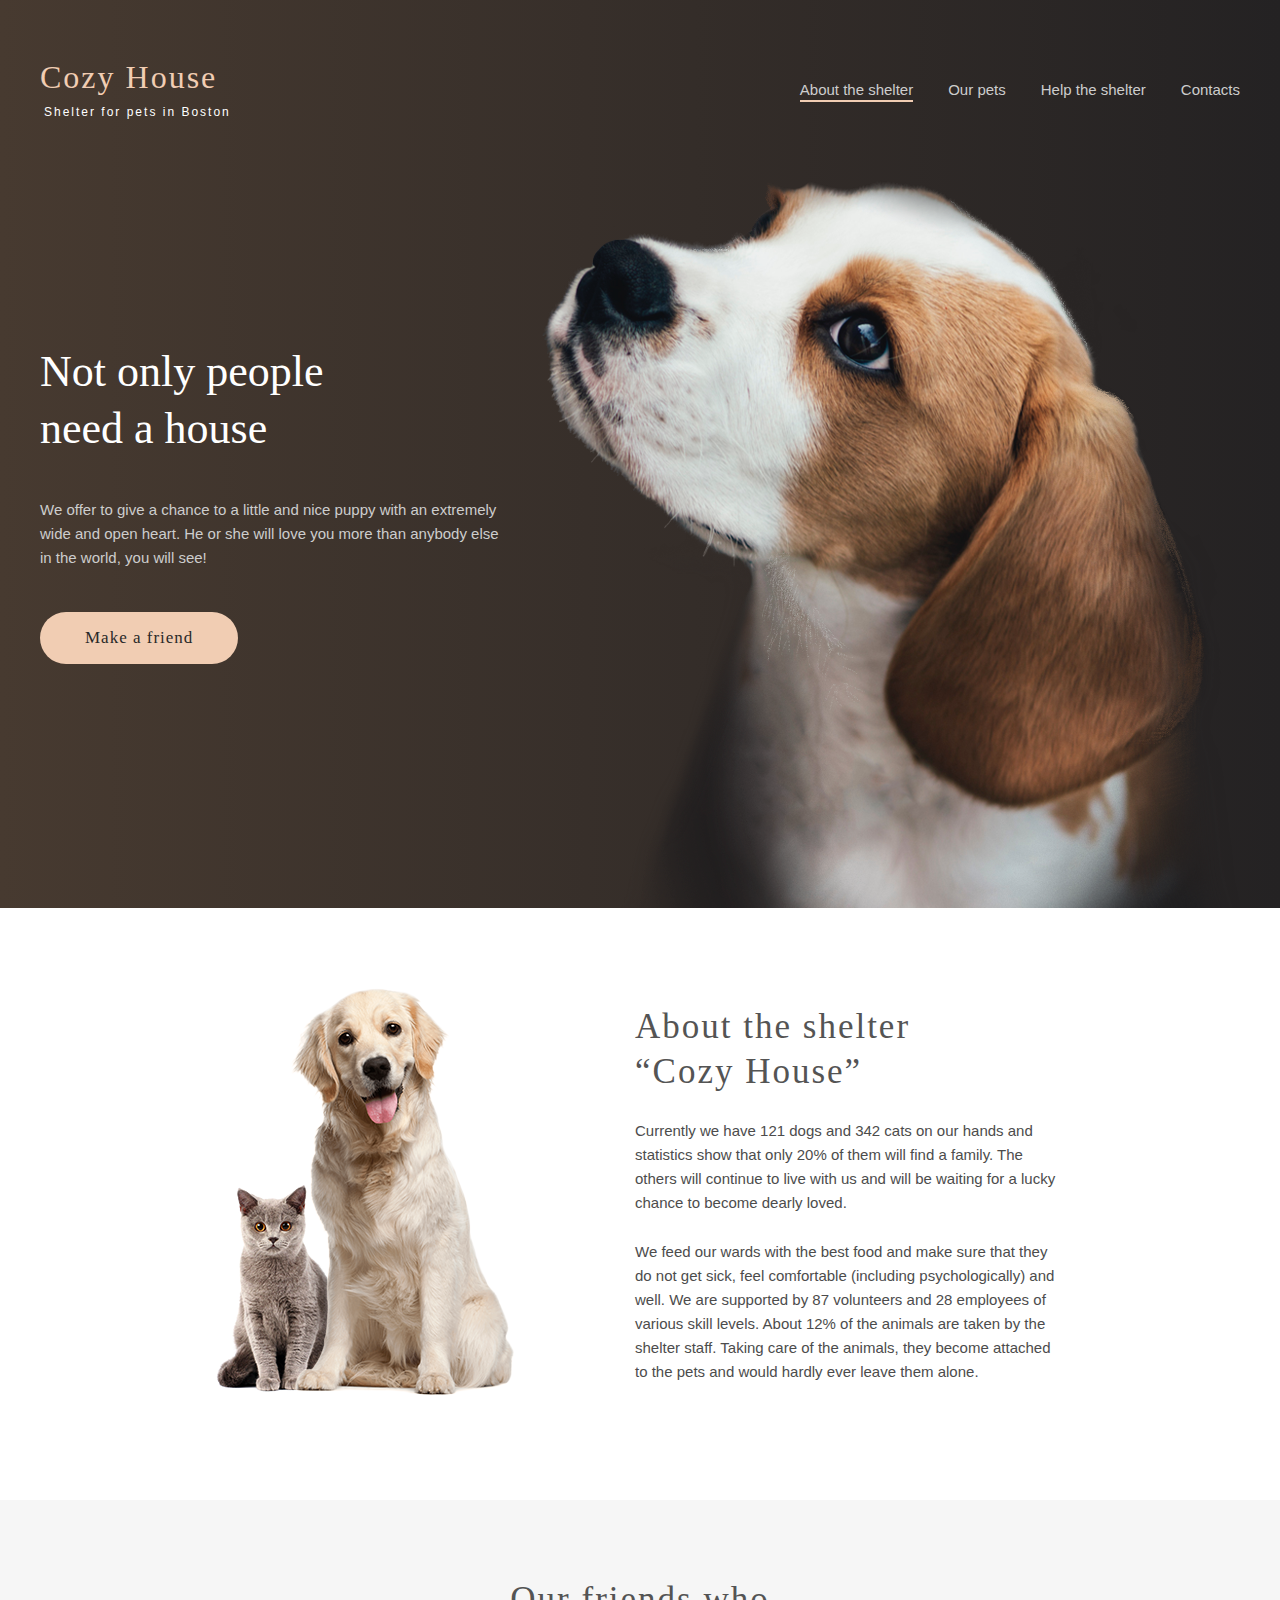
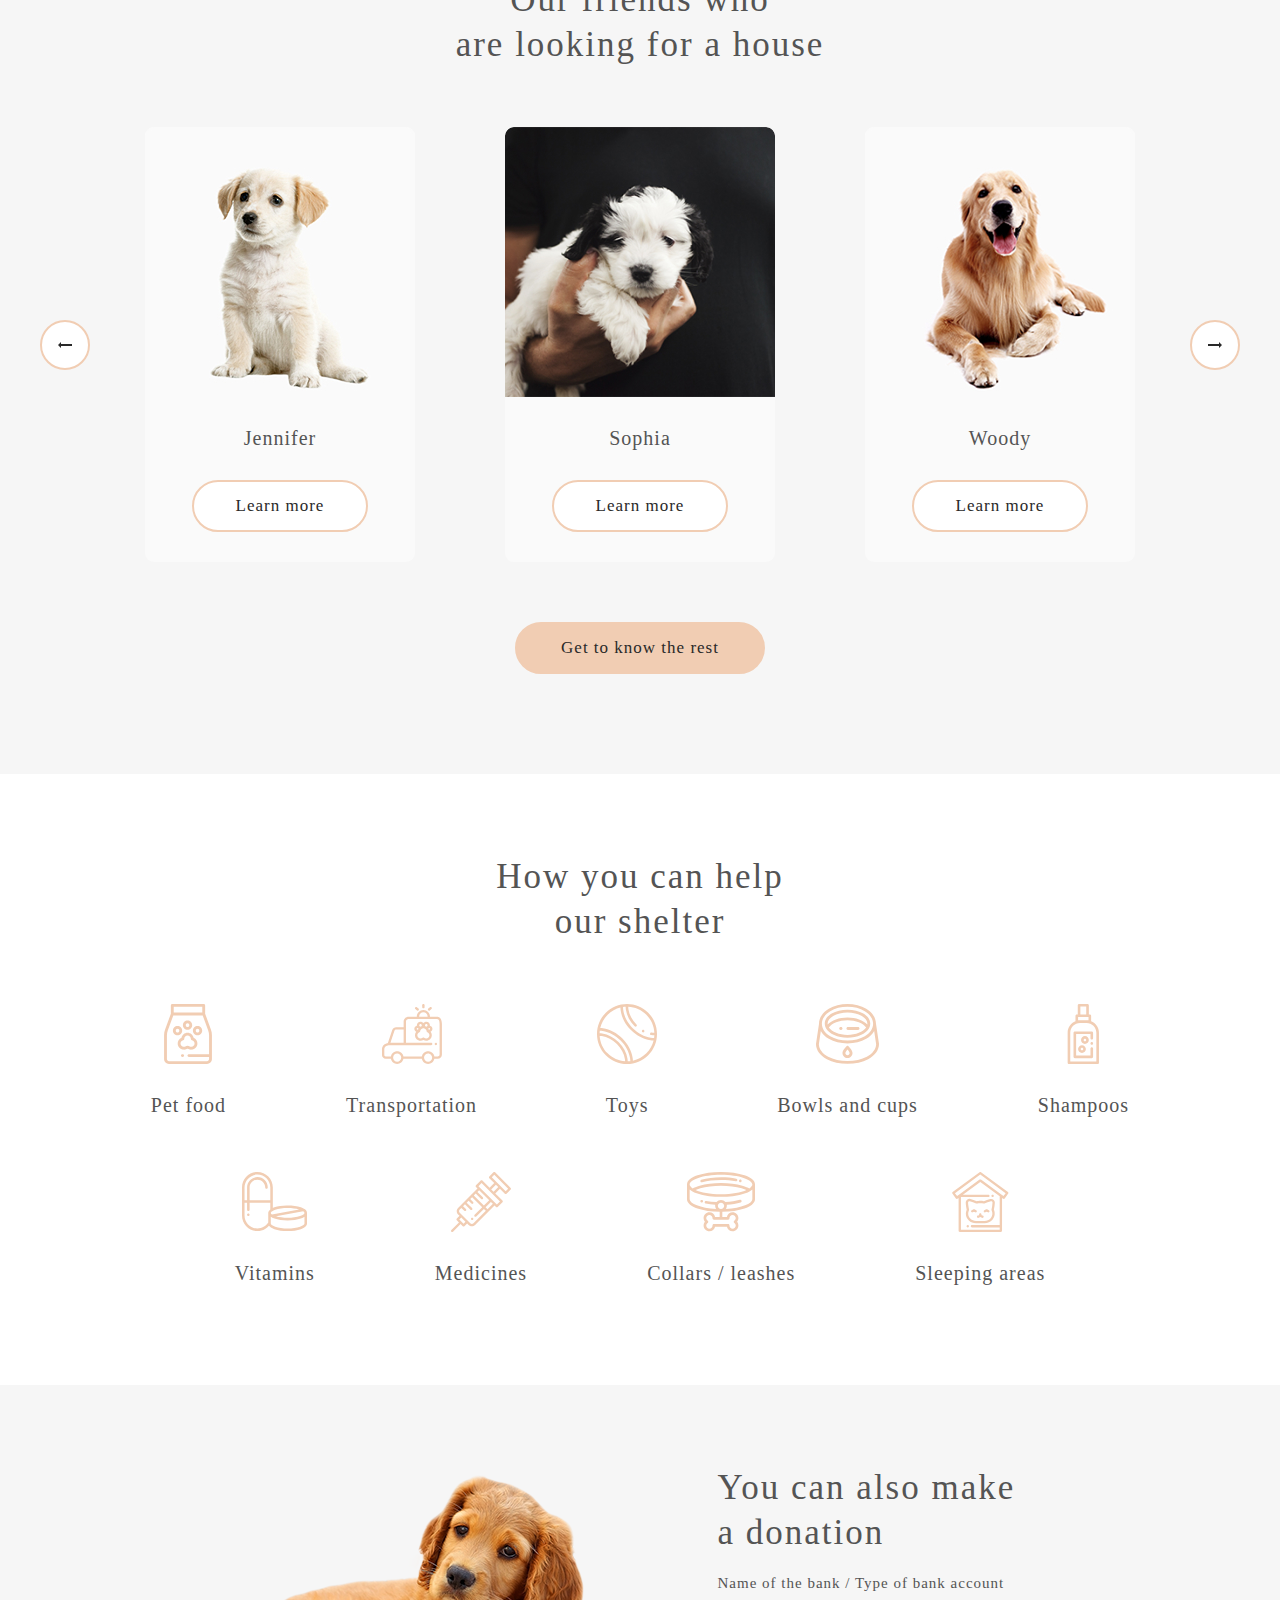
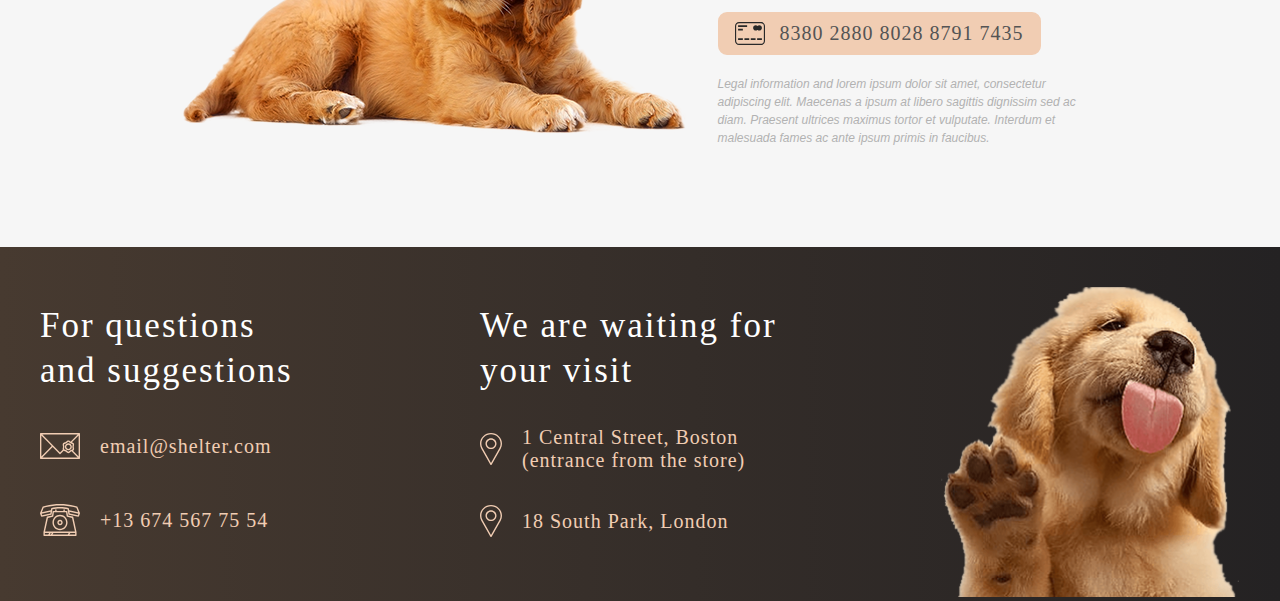
<file: index.html>
<!DOCTYPE html>
<html lang="en">
<head>
    <meta charset="UTF-8">
    <meta http-equiv="X-UA-Compatible" content="IE=edge">
    <meta name="viewport" content="width=device-width, initial-scale=1.0">
    <title>Shelter</title>
    <link rel="shortcut icon" href="./files/favicon.ico" type="image/x-icon">
    
    <link rel="stylesheet" href="./style.css">
</head>
<body>
    <header>
        <div class="container header-container">
            <a class="header-logo-link" href="#">
                <div class="header-logo">
                    <h1 class="header-title">Cozy House</h1>
                    <div class="header-subtitle">Shelter for pets in Boston</div>
                </div>
            </a>
            <div class="header-nav">
                <nav class="nav-lists">
                    <ul class="nav-list">
                        <li class="nav-item nav-item-active"><a href="#" class="nav-link">About the shelter</a></li>
                        <li class="nav-item"><a href="./pets" class="nav-link">Our pets</a></li>
                        <li class="nav-item"><a href="#help" class="nav-link">Help the shelter</a></li>
                        <li class="nav-item"><a href="#footer" class="nav-link">Contacts</a></li>
                    </ul>
                </nav>
                <a class="header-nav-logo-link" href="#">
                    <div class="header-logo">
                        <h1 class="header-title">Cozy House</h1>
                        <div class="header-subtitle">Shelter for pets in Boston</div>
                    </div>
                </a>
                <div class="header-nav-background"></div>
            </div>
            <div class="burger">
                <span></span><span></span><span></span>
            </div>
        </div>
    </header>
    <main>
        <section class="section hero">
            <div class="container">
                <div class="hero-content">
                    <div class="hero-description">
                        <h2 class="hero-title">Not only people need&nbsp;a&nbsp;house</h2>
                        <p class="hero-text">We offer to give a chance to a little and nice puppy with an extremely wide and open heart. He or she will love you more than anybody else in the world, you will see!</p>
                        <a href="./pets" class="hero-button">Make a friend</a>
                    </div>
                    <div class="hero-image">
                        <img src="./files/png/puppy.png" alt="puppy">
                    </div>
                </div>
            </div>
        </section>
        <section class="section about">
            <div class="container">
                <div class="about-content">
                    <div class="about-image">
                        <img src="./files/png/about-pets.png" alt="about-pets">
                    </div>
                    <div class="about-description">
                        <h3 class="about-title">About the shelter “Cozy&nbsp;House”</h3>
                        <p class="about-text">Currently we have 121 dogs and 342 cats on our hands and statistics show that only 20% of them will find a family. The others will continue to live with us and will be waiting for a lucky chance to become dearly loved.</p>
                        <p class="about-text">We feed our wards with the best food and make sure that they do not get sick, feel comfortable (including psychologically) and well. We are supported by 87 volunteers and 28 employees of various skill levels. About 12% of the animals are taken by the shelter staff. Taking care of the animals, they become attached to the pets and would hardly ever leave them alone.</p>
                    </div>
                </div>
            </div>
        </section>
        <section class="section pets" id="pets">
            <div class="container">
                <div class="pets-content">
                    <div class="pets-description">
                        <h3 class="pets-title">Our friends who are&nbsp;looking for a house</h3>
                    </div>
                    
                    <div class="pets-sliders">
                        <button class="slider-back btn-slider">
                            <img src="./files/svg/Arrow-l.svg" alt="Arrow-l">
                        </button>
                        <button class="slider-forward btn-slider">
                            <img src="./files/svg/Arrow-r.svg" alt="Arrow-r">
                        </button>
                        <div class="sliders-container">
                            <!-- <div class="slider-item">
                                <div class="slider-image">
                                    <img src="./files/jpg/pets-katrine.jpg" alt="katrine" class="pets-image">
                                </div>
                                <div class="slider-text">Katrine</div>
                                <button class="slider-more">Learn more</button>
                            </div>
                            <div class="slider-item">
                                <div class="slider-image">
                                    <img src="./files/jpg/pets-jennifer.jpg" alt="katrine" class="pets-jennifer">
                                </div>
                                <div class="slider-text">Jennifer</div>
                                <button class="slider-more">Learn more</button>
                            </div>
                            <div class="slider-item">
                                <div class="slider-image">
                                    <img src="./files/jpg/pets-woody.jpg" alt="katrine" class="pets-woody">
                                </div>
                                <div class="slider-text">Woody</div>
                                <button class="slider-more">Learn more</button>
                            </div> -->
                        </div>
                    </div>
                    <a href="./pets" class="pets-link">Get to know the rest</a>
                </div>
            </div>
        </section>

        <section class="section help" id="help">
            <div class="container">
                <div class="help-content">
                    <div class="help-description">
                        <h3 class="help-title">How you can help our&nbsp;shelter</h3>
                    </div>
                    <div class="help-list">
                        <div class="list-item">
                            <div class="item-icon">
                                <img src="./files/svg/Pet-food.svg" alt="Pet-food">
                            </div>
                            <div class="item-text">
                                <h4 class="item-title">Pet food</h4>
                            </div>
                        </div>
                        <div class="list-item">
                            <div class="item-icon">
                                <img src="./files/svg/Transportation.svg" alt="Pet-food">
                            </div>
                            <div class="item-text">
                                <h4 class="item-title">Transportation</h4>
                            </div>
                        </div>
                        <div class="list-item">
                            <div class="item-icon">
                                <img src="./files/svg/toys.svg" alt="Pet-food">
                            </div>
                            <div class="item-text">
                                <h4 class="item-title">Toys</h4>
                            </div>
                        </div>
                        <div class="list-item">
                            <div class="item-icon">
                                <img src="./files/svg/bowls-and-cups.svg" alt="Pet-food">
                            </div>
                            <div class="item-text">
                                <h4 class="item-title">Bowls and cups</h4>
                            </div>
                        </div>
                        <div class="list-item">
                            <div class="item-icon">
                                <img src="./files/svg/shampoos.svg" alt="Pet-food">
                            </div>
                            <div class="item-text">
                                <h4 class="item-title">Shampoos</h4>
                            </div>
                        </div>
                        <div class="list-item">
                            <div class="item-icon">
                                <img src="./files/svg/vitamins.svg" alt="Pet-food">
                            </div>
                            <div class="item-text">
                                <h4 class="item-title">Vitamins</h4>
                            </div>
                        </div>
                        <div class="list-item">
                            <div class="item-icon">
                                <img src="./files/svg/medicines.svg" alt="Pet-food">
                            </div>
                            <div class="item-text">
                                <h4 class="item-title">Medicines</h4>
                            </div>
                        </div>
                        <div class="list-item">
                            <div class="item-icon">
                                <img src="./files/svg/collars-or-leashes.svg" alt="Pet-food">
                            </div>
                            <div class="item-text">
                                <h4 class="item-title">Collars / leashes</h4>
                            </div>
                        </div>
                        <div class="list-item">
                            <div class="item-icon">
                                <img src="./files/svg/sleeping-area.svg" alt="Pet-food">
                            </div>
                            <div class="item-text">
                                <h4 class="item-title">Sleeping areas</h4>
                            </div>
                        </div>
                    </div>
                </div>
            </div>
        </section>

        <section class="section donation">
            <div class="container">
                <div class="donation-content">
                    <div class="donation-image">
                        <img src="./files/png/donation-dog.png" alt="donation-dog">
                    </div>
                    <div class="donation-description">
                        <h3 class="donation-title">You can also make a donation</h3>
                        <p class="donation-subheading">Name of the bank / Type of bank account</p>
                        <a href="#" class="donation-card">
                            <div class="credit-card">
                                <div class="card-image">
                                    <img src="./files/svg/credit-card.svg" alt="credit-card">
                                </div>
                                <p class="card-text">8380 2880 8028 8791 7435</p>
                            </div>
                        </a>
                        <p class="donation-text">Legal information and lorem ipsum dolor sit amet, consectetur adipiscing elit. Maecenas a ipsum at libero sagittis dignissim sed ac diam. Praesent ultrices maximus tortor et vulputate. Interdum et malesuada fames ac ante ipsum primis in faucibus.</p>
                    </div>
                </div>
            </div>
        </section>
    </main>
    <footer class="footer" id="footer">
        <div class="container">
            <div class="footer-content">
                <div class="footer-contacts">
                    <h3 class="footer-title">For questions and suggestions</h3>
                    <div class="footer-links">
                        <div class="link-mail">
                            <a class="link" href="mailto:email@shelter.com">
                                <img class="link-image" src="./files/svg/mail.svg" alt="mail">
                                <span class="link-text">email@shelter.com</span>
                            </a>
                        </div>
                        <div class="link-phone">
                            <a class="link" href="tel:+13 674 567 75 54">
                                <img class="link-image" src="./files/svg/phone.svg" alt="phone">
                                <span class="link-text">+13 674 567 75 54</span>
                            </a>
                        </div>
                    </div>
                </div>
                <div class="footer-locations">
                    <h3 class="footer-title">We are waiting for your visit</h3>
                    <div class="footer-links">
                        <div class="link-geo">
                            <a class="link" href="https://www.google.ru/maps/place/%D0%91%D0%BE%D1%81%D1%82%D0%BE%D0%BD,+%D0%9D%D1%8C%D1%8E-%D0%99%D0%BE%D1%80%D0%BA+14025,+%D0%A1%D0%A8%D0%90/@42.6109979,-78.7546254,12.5z/data=!4m5!3m4!1s0x89d301f00af7f235:0x9dea3e329e9999cf!8m2!3d42.6289049!4d-78.7376522?hl=ru" target="_blank" rel="noopener noreferrer">
                                <img class="link-image" src="./files/svg/pin.svg" alt="pin">
                                <span class="link-text">1 Central Street, Boston (entrance from the store)</span>
                            </a>
                        </div>
                        <div class="link-geo">
                            <a class="link" href="https://www.google.ru/maps/place/%D0%9B%D0%BE%D0%BD%D0%B4%D0%BE%D0%BD,+%D0%92%D0%B5%D0%BB%D0%B8%D0%BA%D0%BE%D0%B1%D1%80%D0%B8%D1%82%D0%B0%D0%BD%D0%B8%D1%8F/@51.5287718,-0.2416806,11z/data=!3m1!4b1!4m5!3m4!1s0x47d8a00baf21de75:0x52963a5addd52a99!8m2!3d51.5072178!4d-0.1275862?hl=ru" target="_blank" rel="noopener noreferrer">
                                <img class="link-image" src="./files/svg/pin.svg" alt="pin">
                                <span class="link-text">18 South Park, London</span>
                            </a>
                        </div>
                    </div>
                </div>
                <div class="footer-image">
                    <img src="./files/png/footer-puppy.png" alt="footer-puppy">
                </div>
            </div>
        </div>
    </footer>

    <!-- <div class="modal">
        <div class="modal-container">
            <div class="modal-image">
                <img width="500" height="500" src="./files/jpg/pets-jennifer.jpg" alt="katrine" class="pets-jennifer">
            </div>
            <div class="modal-content">
                <h3 class="modal-name">Jennifer</h3>
                <h4 class="modal-breed">Dog - Labrador</h4>
                <p class="modal-description">Jennifer is a sweet 2 months old Labrador that is patiently waiting to find a new forever home. This girl really enjoys being able to go outside to run and play, but won't hesitate to play up a storm in the house if she has all of her favorite toys.</p>
                <ul class="characteristics-list">
                    <li class="characteristics-item"><p>Age:</p> 2 months</li>
                    <li class="characteristics-item"><p>Inoculations:</p> none</li>
                    <li class="characteristics-item"><p>Diseases:</p> none</li>
                    <li class="characteristics-item"><p>Parasites:</p> none</li>
                </ul>
            </div>
            <div class="modal-btn-close">
                <button class="modal-close">
                    <svg width="12" height="12" viewBox="0 0 12 12" fill="none" xmlns="http://www.w3.org/2000/svg">
                        <path fill-rule="evenodd" clip-rule="evenodd" d="M7.42618 6.00003L11.7046 1.72158C12.0985 1.32775 12.0985 0.689213 11.7046 0.295433C11.3108 -0.0984027 10.6723 -0.0984027 10.2785 0.295433L5.99998 4.57394L1.72148 0.295377C1.32765 -0.098459 0.68917 -0.098459 0.295334 0.295377C-0.0984448 0.689213 -0.0984448 1.32775 0.295334 1.72153L4.57383 5.99997L0.295334 10.2785C-0.0984448 10.6723 -0.0984448 11.3108 0.295334 11.7046C0.68917 12.0985 1.32765 12.0985 1.72148 11.7046L5.99998 7.42612L10.2785 11.7046C10.6723 12.0985 11.3108 12.0985 11.7046 11.7046C12.0985 11.3108 12.0985 10.6723 11.7046 10.2785L7.42618 6.00003Z" fill="#292929"/>
                    </svg>
                </button>
            </div>
        </div>
    </div> -->

    <script src="./script.js"></script>
</body>
</html>
</file>
<file: style.css>
@keyframes appearanceOpacity {
    0% {
        opacity: 0;
    }

    100% {
        opacity: 1;
    }
}
@keyframes transferleft {
    0% {
        transform: translateX(0px);
    }

    100% {
        transform: translateX(-1000px);
    }
}
@keyframes transferRight {
    0% {
        transform: translateX(0px);
    }

    100% {
        transform: translateX(1000px);
    }
}
@keyframes appearanceleft {
    0% {
        transform: translateX(-1000px);
    }
    100% {
        transform: translateX(0px);
    }
}
@keyframes appearanceRight {
    0% {
        transform: translateX(1000px);
    }
    100% {
        transform: translateX(0px);
    }
}

* {
    margin: 0;
    padding: 0;
    box-sizing: border-box;
}
a {
    text-decoration: none;
}
html {
    scroll-behavior: smooth;
}

header {
    position: absolute;
    width: 100%;
}
.header-container {
    margin-top: 60px;
    padding: 60px 40px 0;
    display: flex;
    align-items: center;
    justify-content: space-between;
}
.header-logo {
}
.header-title {
    font-family: Georgia, 'Times New Roman', Times, serif;
    font-weight: 400;
    font-size: 32px;
    line-height: 35px;
    color: #F1CDB3;
    letter-spacing: 2px;
}
.header-subtitle {
    margin-top: 10px;
    margin-left: 4px;
    font-family: Arial, Helvetica, sans-serif;
    font-weight: 400;
    font-size: 12px;
    line-height: 15px;
    color: #FFFFFF;
    letter-spacing: 2px;
}
.header-nav {
}
.nav-list {
    display: flex;
    gap: 35px;
    list-style: none;
}
.nav-item {
    position: relative;
}
.nav-link {
    line-height: 24px;
    font-family: Arial, Helvetica, sans-serif;
    font-weight: 400;
    font-size: 15px;
    color: #CDCDCD;
    text-decoration: none;
    transition: .3s;
}
.nav-item:hover > .nav-link {
    color: #FAFAFA;
}
.nav-item-active:after {
    content: '';
    position: absolute;
    left: 0;
    bottom: 0;
    width: 100%;
    height: 2px;
    background-color: #F1CDB3;
}
.header-nav-logo-link {
    display: none;
}
.burger {
    display: none;
}
.header-nav-background {
    display: none;
}

.section {
    width: 100%;
}
.container {
    max-width: 1280px;
    margin: 0 auto;
    height: 100%;
}
.hero {
    /* height: 100vh; */
    background: linear-gradient(270deg, #242223, #473A30);
}

.hero-content {
    padding: 180px 40px 0 40px;
    height: 100%;
    display: flex;
    justify-content: flex-start;
    /* align-items: center; */
}
.hero-description {
    margin-top: 163px;
    width: 460px;
}
.hero-title {
    font-size: 44px;
    line-height: 57.2px;
    color: #FFFFFF;
    font-weight: 400;
    font-family: Georgia;
}
.hero-text {
    margin-top: 41px;
    color: #CDCDCD;
    line-height: 24px;
    font-family: Arial, Helvetica, sans-serif;
    font-weight: 400;
    font-size: 15px;

}
.hero-button {
    display: inline-block;
    color: #292929;
    text-decoration: none;
    cursor: pointer;
    margin-top: 42px;
    padding: 15px 45px;
    font-size: 17px;
    font-family: Georgia, 'Times New Roman', Times, serif;
    font-weight: 400;
    line-height: 22px;
    border-radius: 100px;
    border: 0;
    background-color: #F1CDB3;
    transition: .3s;
    letter-spacing: 1px;
}
.hero-button:hover {
    background-color: #FDDCC4;
}
.hero-image {
    display: flex;
    margin-top: auto;
    margin-left: auto;
}

.about {

}
.about-content {
    padding: 80px 40px 100px;
    display: flex;
    /* justify-content: space-around; */
    justify-content: center;
}
.about-image {
    margin-right: 120px;
}
.about-description {
    width: 430px;
    margin-top: 16px;
}
.about-title{
    font-family: Georgia, 'Times New Roman', Times, serif;
    font-weight: 400;
    font-size: 35px;
    color: #545454;
    line-height: 45px;
    letter-spacing: 2px;
}
.about-text{
    margin-top: 25px;
    font-family: Arial, Helvetica, sans-serif;
    font-weight: 400;
    font-size: 15px;
    color: #4C4C4C;
    line-height: 24px;
}

.pets {
    background-color: #F6F6F6;
}
.pets-content {
    padding: 77px 40px 100px;
    display: flex;
    flex-direction: column;
    align-items: center;
    min-width: 0;
}
.pets-description{

}
.pets-title {
    font-family: Georgia, 'Times New Roman', Times, serif;
    font-weight: 400;
    font-size: 35px;
    width: 400px;
    text-align: center;
    line-height: 45px;
    letter-spacing: 2px;
    color: #545454;
}
.pets-sliders {
    /* margin-top: 60px;
    margin-bottom: 60px; */
    margin: 60px 105px;
    position: relative;
    display: flex;
    align-items: center;
}
.sliders-container{
    display: flex;
    gap: 90px;
    overflow: hidden;
}
.slider-back, .slider-forward {
    display: flex;
    align-items: center;
    justify-content: center;
    transition: .3s;
}
.slider-back {
    position: absolute;
    width: 50px;
    height: 50px;
    border-radius: 50%;
    left: -105px;
    background: #FFFFFF;
    border: 2px solid #F1CDB3;
    cursor: pointer;
}
.slider-forward {
    position: absolute;
    width: 50px;
    height: 50px;
    border-radius: 50%;
    right: -105px;
    background: #FFFFFF;
    border: 2px solid #F1CDB3;
    cursor: pointer;
}
.slider-back:hover, .slider-forward:hover {
    background: #FDDCC4;
    border: 2px solid #FDDCC4;
}
.slider-item {
    width: 270px !important;
    display: flex;
    flex-direction: column;
    align-items: center;
    background: #FAFAFA;
    transition: .2s;
    border-radius: 9px;
    overflow: hidden;
} 

.animAppearanceleft {
    animation: appearanceleft;
    animation-duration: 1s;
}
.animAppearanceRight {
    animation: appearanceRight;
    animation-duration: 1s;
}
.animTransferLeft {
    animation: transferleft;
    animation-duration: 1s;
    animation-fill-mode: both;
}
.animTransferRight {
    animation: transferRight;
    animation-duration: 1s;
    animation-fill-mode: both;
}

.slider-image {
    display: flex;
}
.slider-text {
    margin-top: 30px;
    font-family: Georgia, 'Times New Roman', Times, serif;
    font-weight: 400;
    font-size: 20px;
    line-height: 23px;
    letter-spacing: 1px;
    color: #545454;
}
.slider-more {
    margin-top: 30px;
    margin-bottom: 30px;
    font-family: Georgia, 'Times New Roman', Times, serif;
    font-weight: 400;
    font-size: 17px;
    line-height: 18px;
    letter-spacing: 1px;
    color: #292929;
    padding: 15px 42px;
    border-radius: 100px;
    border: 2px solid #F1CDB3;
    background-color: #FFFFFF;
    transition: .2s;
}
.pets-link {
    font-family: Georgia, 'Times New Roman', Times, serif;
    font-weight: 400;
    font-size: 17px;
    line-height: 18px;
    letter-spacing: 1px;
    text-decoration: none;
    color: #292929;
    padding: 15px 44px;
    border-radius: 100px;
    background-color: #F1CDB3;
    border: 2px solid #F1CDB3;
    transition: .2s;
}
.pets-link:hover {
    background-color: #FDDCC4;
    border: 2px solid #FDDCC4;
}
.slider-item:hover {
    background-color: #FFFFFF;
    box-shadow: 0px 2px 35px 14px rgba(13, 13, 13, 0.04);
}
.slider-item:hover > .slider-more {
    background-color: #FDDCC4;
    border: 2px solid #FDDCC4;
    cursor: pointer;
}

.help {
}
.help-content {
    padding: 80px 40px 100px;
    display: flex;
    flex-direction: column;
    align-items: center;
}
.help-description {
    width: 310px;
}
.help-title {
    font-family: Georgia, 'Times New Roman', Times, serif;
    font-weight: 400;
    font-size: 35px;
    line-height: 45px;
    letter-spacing: 2px;
    color: #545454;
    text-align: center;
}
.help-list {
    margin: 60px 87px 0px;
    display: flex;
    flex-wrap: wrap;
    gap: 55px 120px;
    justify-content: center;
}
.list-item {
}
.item-icon {
    /* margin-bottom: 30px; */
    width: 60px;
    height: 60px;
    margin: 0 auto 30px;
    display: flex;
    justify-content: center;
}
.item-text {
}
.item-title {
    font-family: Georgia, 'Times New Roman', Times, serif;
    font-weight: 400;
    font-size: 20px;
    line-height: 23px;
    letter-spacing: 1px;
    text-align: center;
    color: #545454;
}

.donation {
    background-color: #F6F6F6;
}
.donation-content {
    padding: 80px 0 100px;
    display: flex;
    justify-content: center;
    align-items: center;
    gap: 30px;
}
.donation-image {
}
.donation-description {
    width: 380px;
    display: flex;
    flex-direction: column;
    align-items: flex-start;
}
.donation-title {
    color: #545454;
    font-family: Georgia, 'Times New Roman', Times, serif;
    font-weight: 400;
    font-size: 35px;
    line-height: 45px;
    letter-spacing: 2px;
    width: 300px;
    margin-bottom: 20px;
}
.donation-subheading {
    font-family: Georgia, 'Times New Roman', Times, serif;
    font-weight: 400;
    font-size: 15px;
    line-height: 17px;
    letter-spacing: 1px;
    color: #545454;
    margin-bottom: 20px;
}
.donation-text {
    font-family: Arial, Helvetica, sans-serif;
    font-weight: 400;
    font-style: italic;
    font-size: 12px;
    line-height: 18px;
    color: #B2B2B2;
}
.donation-card {
    background-color: #F1CDB3;
    padding: 8px 15px;
    border-radius: 9px;
    margin-bottom: 20px;
    border: 2px solid #F1CDB3;
    transition: .2s;
}
.donation-card:hover {
    background-color: #FDDCC4;
    border: 2px solid #FDDCC4;
}
.credit-card {
    display: flex;
    align-items: center;
    gap: 15px;
}
.card-image {
    display: flex;
}
.card-text {
    color: #545454;
    font-family: Georgia, 'Times New Roman', Times, serif;
    font-weight: 400;
    font-size: 20px;
    line-height: 23px;
    letter-spacing: 1px;
}

.footer {
    background: linear-gradient(270deg, #242223, #473A30);
}
.footer-content {
    padding: 40px 40px 0;
    display: flex;
    justify-content: space-between;
}
.footer-contacts {
    width: 280px;
}
.footer-contacts, .footer-locations {
    display: flex;
    flex-direction: column;
    margin-top: 16px;
}
.footer-title {
    font-family: Georgia, 'Times New Roman', Times, serif;
    font-weight: 400;
    font-size: 35px;
    line-height: 45px;
    letter-spacing: 2px;
    color: #FFFFFF;
    margin-bottom: 40px;
}
.footer-links {
    display: flex;
    flex-direction: column;
}
.footer-contacts > .footer-links {
    gap: 45px;
}
.footer-locations > .footer-links {
    gap: 33px;
}
.footer-locations > .footer-title {
    margin-bottom: 33px;
}

.link {
    display: flex;
    gap: 20px;
    align-items: center;
    text-decoration: none;
}
.link-image {
}
.link-text {
    color: #F1CDB3;
    font-family: Georgia, 'Times New Roman', Times, serif;
    font-weight: 400;
    font-size: 20px;
    line-height: 23px;
    letter-spacing: 1px;
}
.link-phone {
}
.footer-locations {
    width: 300px;
}
.link-geo {
}
.footer-image {
}

.modal {
    cursor: no-drop;
    position: fixed;
    top: 0;
    left: 0;
    background-color: #808080b0;
    width: 100%;
    height: 100%;
    display: flex;
    align-items: center;
    justify-content: center;
    z-index: 3;
}
.modal-container {
    cursor: auto;
    background-color: #FAFAFA;
    border-radius: 9px;
    display: flex;
    position: relative;
    box-shadow: 0px 2px 35px 14px rgba(13, 13, 13, 0.04);
    animation: appearanceOpacity;
    animation-duration: 1s;
}
.modal-image {
    display: flex;
    width: 500px;
    height: 500px;
    border-radius: 9px;
    overflow: hidden;
    flex-shrink: 0;
}
.modal-image img {
    width: 100%;
    height: 100%;
}
.modal-content {
    margin: 50px 20px auto 29px;
    font-family: Georgia, serif;
}
.modal-name {
    letter-spacing: 0.06em;
    font-size: 35px;
    line-height: 45px;
    font-weight: 400;
}
.modal-breed {
    font-size: 20px;
    line-height: 23px;
    margin-top: 10px;
    font-weight: 400;
    letter-spacing: 0.06em;
}
.modal-description {
    width: 350px;
    margin-top: 40px;
    font-size: 15px;
    line-height: 17px;
    letter-spacing: 0.06em;
}
.characteristics-list {
    margin-top: 40px;
    display: flex;
    flex-direction: column;
    gap: 11px;
    list-style: none;
}
.characteristics-item {
    display: flex;
    gap: 5px;
    font-size: 15px;
    line-height: 17px;
    font-weight: 400;
}
.characteristics-item p {
    font-weight: 900;
    letter-spacing: 0.06em;
}
.characteristics-item:before {
    content: '·';
    font-size: 34px;
    color: #F1CDB3;
    line-height: 9px;
}
.modal-btn-close {
    position: absolute;
    right: -42px;
    top: -52px;
}
.modal-close {
    display: flex;
    background: transparent;
    border: 2px solid #F1CDB3;
    padding: 18px;
    border-radius: 50%;
    cursor: pointer;
    transition: .3s;
}

.body-hidden {
    overflow: hidden;
}


.modal:hover .modal-close {
    background: #FDDCC4;
    border: 2px solid #FDDCC4;
}
.modal-container:hover .modal-close {
    background: transparent;
    border: 2px solid #F1CDB3;
}
.modal-btn-close:hover .modal-close {
    background: #FDDCC4;
    border: 2px solid #FDDCC4;
}

/* (min-width: 768px) and */
@media  (max-width: 1279px) {
    .header-container {
        padding: 30px 30px 0;
    }
    .nav-list {
        gap: 36px;
    }

    .hero-content {
        padding: 90px 30px 0;
        flex-direction: column;
        align-items: center;
    }
    .hero-description {
        margin-top: 60px;
        display: flex;
        flex-direction: column;
        align-items: center;
    }
    .hero-image {
        margin-top: 100px;
    }
    .hero-image img{
        width: 569px;
    }

    .about-content {
        padding: 80px 165px 100px;
        flex-direction: column;
        align-items: center;
    }
    .about-description {
        order: -1;
        margin: 0;
    }
    .about-image {
        margin-right: 0px;
        margin-top: 80px;
    }

    .pets-content {
        padding: 77px 30px 100px;
    }
    

    .sliders-container {
        gap: 40px;
    }
    .slider-item:nth-child(3) {
        display: none;
    }
    .slider-back {
        left: -62px;
    }
    .slider-forward {
        right: -62px;
    }

    .help-content {
        padding: 80px 70px 100px;
    }
    .help-description {
        margin-bottom: 60px;
    }
    .help-list {
        display: grid;
        grid-template-columns: repeat(3, 1fr);
        gap: 55px 60px;
        margin: 0;
    }
    .item-title {
        font-size: 21px;
    }
    
    .donation-content {
        flex-direction: column;
        gap: 59px;
        padding: 80px 0 96px;
    }
    .donation-description {
        order: -1;
    }

    .footer-content {
        flex-wrap: wrap;
        gap: 65px 60px;
        justify-content: center;
        padding: 30px 30px 0;
    }
    .footer-contacts, .footer-locations {
        margin-top: 0;
    }
    .footer-title {
        margin-bottom: 42px;
    }
    .footer-contacts > .footer-links {
        gap: 43px;
    }

    .modal-container {
        width: 630px;
    }
    .modal-image {
        width: 350px;
        height: 350px;
    }
    .modal-content {
        margin: 10px 10px auto 10px;
        font-family: Georgia, serif;
    }
    .modal-description {
        width: 260px;
        margin-top: 20px;
        font-size: 13px;
        line-height: 14px;
    }
    .characteristics-list {
        margin-top: 20px;
        gap: 6px;
    }
    .characteristics-item {
        flex-wrap: wrap;
    }
}

@media (max-width: 767px) {
    /* body {
        overflow-x: hidden;
    } */

    .header-container {
        padding: 30px 10px 0;
    }
    .header-logo-link {
        /* z-index: 2; */
    }
    .header-nav {
        /* display: none; */

        position: fixed;
        /* width: 100%; */
        /* left: 100vw; */
        width: 0;
        right: 0;
        top: 0px;
        /* height: 100vh; */
        display: block;
        background-color: #000000a6;
        overflow: hidden;
        transition: .3s;
    }
    .header-nav-active {
        /* position: absolute;
        width: 100%;
        left: 0;
        top: 0px;
        display: block;
        background-color: #000000a6; */

        /* left: 0vw; */
        width: 100%;
    }
    nav {
        background: #292929;
        width: 320px;
        margin-left: auto;
        overflow: auto;
        height: 100vh;
    }
    .nav-list {
        flex-direction: column;
        padding: 248px 38px;
        gap: 42px;
        align-items: center;
    }
    .nav-item:nth-child(3), .nav-item:nth-child(4) {
        /* pointer-events: none; */
    }
    .nav-link {
        font-size: 32px;
        line-height: 51px;
    }
    .nav-item-active:after {
        height: 3px;
        bottom: -3px;
    }
    
    .header-nav-logo-link {
        position: absolute;
        right: 110px;
        top: 31px;
        width: 200px;
        z-index: 2;
    }
    .header-nav-active .header-nav-logo-link {
        display: block;
    }

    .burger {
        cursor: pointer;
        display: flex;
        flex-direction: column;
        gap: 8px;
        margin-right: 43px;
        z-index: 2;
        transition: .3s;
    }
    .burger span {
        transition: .3s;
    }
    .burger span {
        display: block;
        width: 30px;
        height: 2px;
        background-color: #F1CDB3;
    }
    .burger-active{
        transform: rotateZ(90deg);
    }
    .header-nav-background {
        display: block;
        position: absolute;
        right: 0px;
        top: 0px;
        width: 320px;
        height: 120px;
        background: #292929;
    }

    .hero-content {
        padding: 90px 10px 0;
    }
    .hero-description {
        width: 100%;
        text-align: center;
    }
    .hero-title {
        font-size: 25px;
        line-height: 32px;
        letter-spacing: 2px;
    }
    .hero-image {
        margin-top: 105px;
        margin-left: 40px;
    }
    .hero-image img {
        width: 100%;
    }

    .about-content {
        padding: 44px 10px 36px;
    }
    .about-title {
        font-size: 25px;
        line-height: 32px;
        text-align: center;
        letter-spacing: 0.06em;
    }
    .about-description {
        width: 100%;
    }
    .about-text {
        margin: 24px 15px 0;
        text-align: justify;
    }
    .about-image {
        margin: 42px 20px 0;
    }
    .about-image img {
        width: 100%;
    }

    .pets-content {
        padding: 42px 10px;
    }
    .pets-title {
        width: 100%;
        font-size: 24px;
        line-height: 32px;
    }
    .pets-sliders {
        margin: 42px 15px 0;
    }
    .slider-back {
        bottom: -70px;
        left: 43px;
    }
    .slider-forward {
        bottom: -70px;
        right: 43px;
    }
    .slider-item:nth-child(2){
        display: none;
    }
    .pets-link {
        margin-top: 114px;
    }

    .help-content {
        padding: 43px 15px 41px;
    }
    .help-description {
        margin-bottom: 42px;
    }
    .help-title {
        font-size: 24px;
        line-height: 32px;
    }
    .help-list {
        grid-template-columns: repeat(2, 1fr);
        gap: 30px;
    }
    .item-icon {
        height: 50px;
        width: 50px;
        margin: 0 auto 20px;
    }
    .item-icon img {
        width: 100%;
        height: 100%;
    }
    .item-title {
        font-size: 15px;
        line-height: 17px;
    }

    .donation-content {
        padding: 42px 10px 39px;
        gap: 42px;
    }
    .donation-description {
        width: 100%;
        align-items: center;
    }
    .donation-title {
        font-size: 25px;
        line-height: 32px;
        padding: 0px 35px;
        text-align: center;
        margin-bottom: 24px;
    }
    .donation-subheading {
        letter-spacing: 0;
        margin-bottom: 23px;
    }
    .card-text {
        font-size: 15px;
        line-height: 17px;
    }
    .donation-card {
        padding: 8px 12px;
    }
    .donation-text {
        margin: 0 10px;
        text-align: justify;
    }
    .donation-image {
        margin: 0 20px;
    }
    .donation-image img{
        width: 100%;
    }

    .footer-content {
        padding: 30px 10px 0;
        gap: 41px 60px;
    }
    .footer-contacts {
        margin-top: 0;
    }
    .footer-title {
        font-size: 25px;
        line-height: 32px;
        text-align: center;
        letter-spacing: 0.06em;
    }
    .link {
        justify-content: center;
    }
    .footer-locations .footer-title {
        margin: 0 15px 40px;
    }
    .footer-locations .footer-links {
        gap: 39px;
    }
    .footer-locations .link {
        justify-content: flex-start;
    }
    .footer-locations .link-text {
        letter-spacing: 0.06em;
    }
    .footer-image {
        margin: 0 20px;
    }
    .footer-image img{
        width: 100%;
    }

    .modal-container {
        width: 240px;
    }
    .modal-image {
        display: none;
    }
    .modal-content {
        margin: 10px;
    }
    .modal-name {
        text-align: center;
    }
    .modal-breed {
        text-align: center;
    }
    .modal-description {
        text-align: justify;
        width: 220px;
    }
    .characteristics-list {
        margin-top: 24px;
    }
    .characteristics-item {
        flex-wrap: wrap;
    }
    .modal-btn-close {
        right: -30px;
    }
}
</file>
